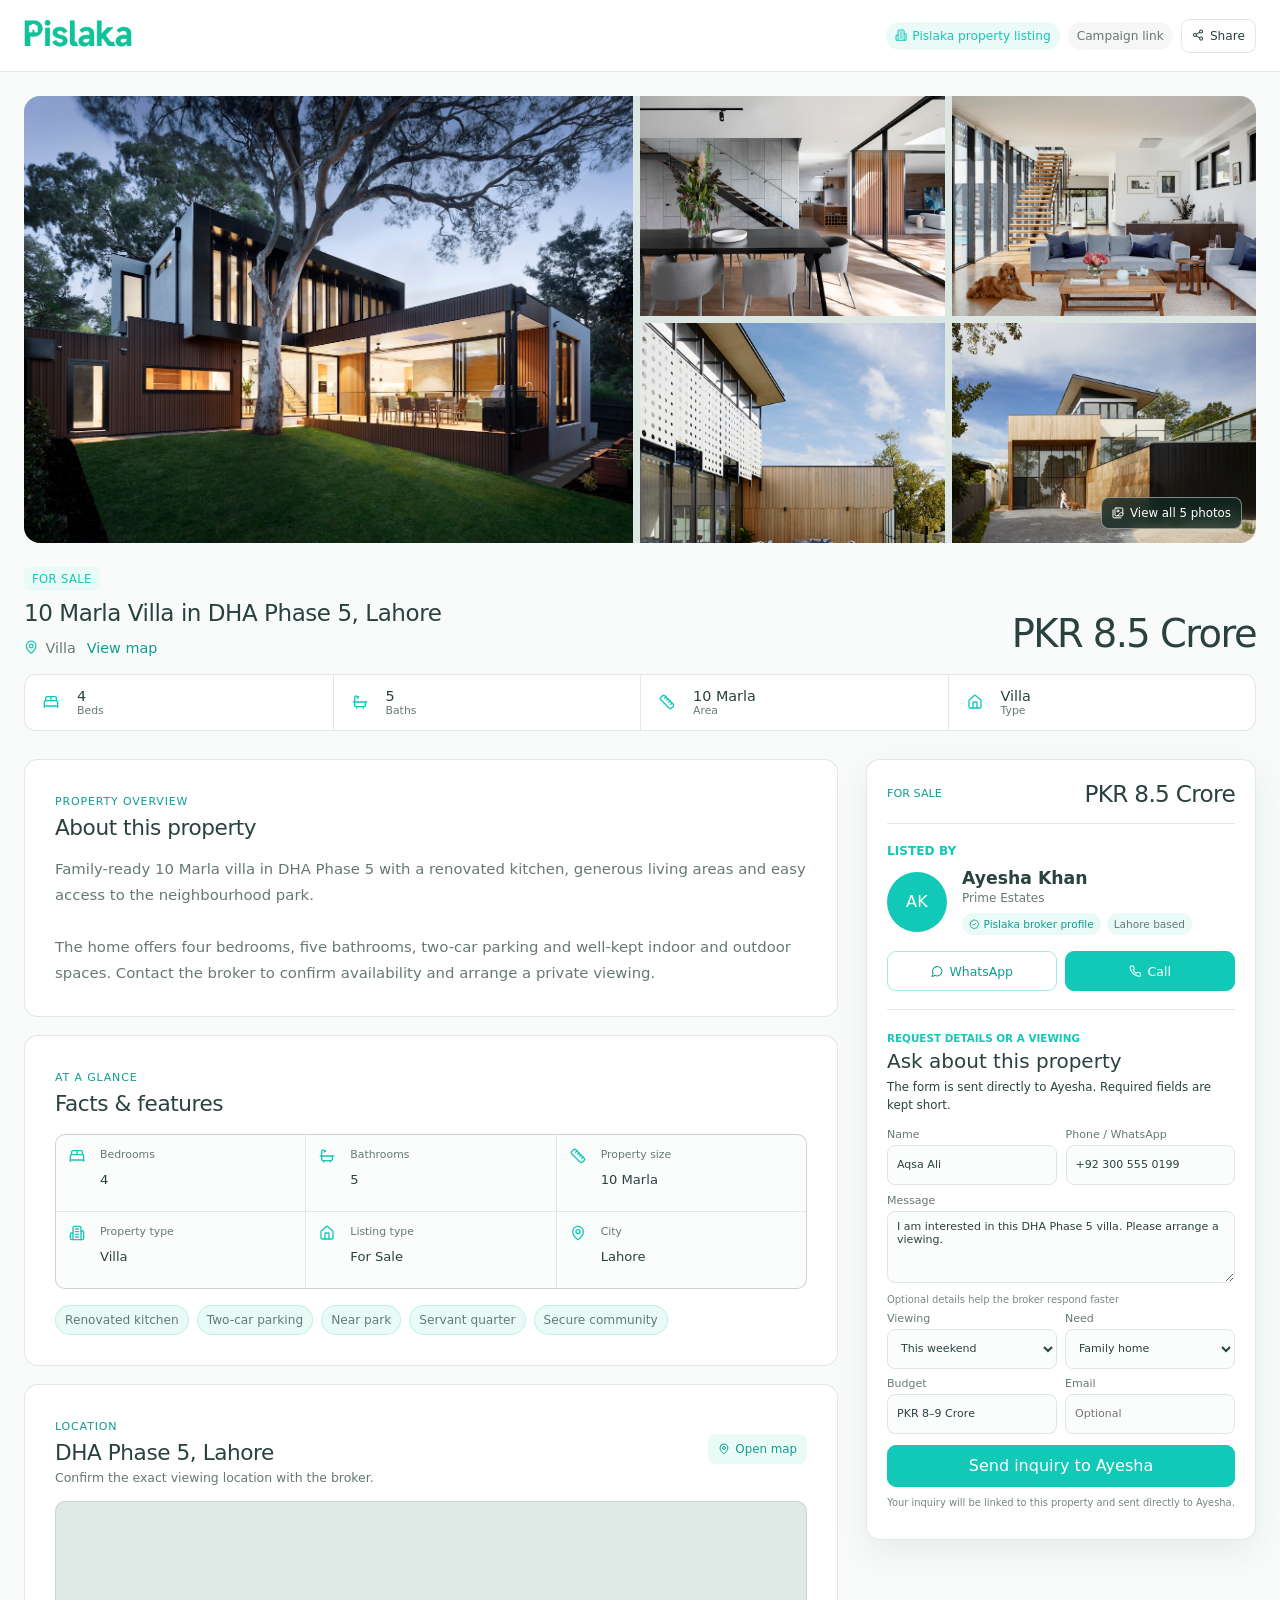
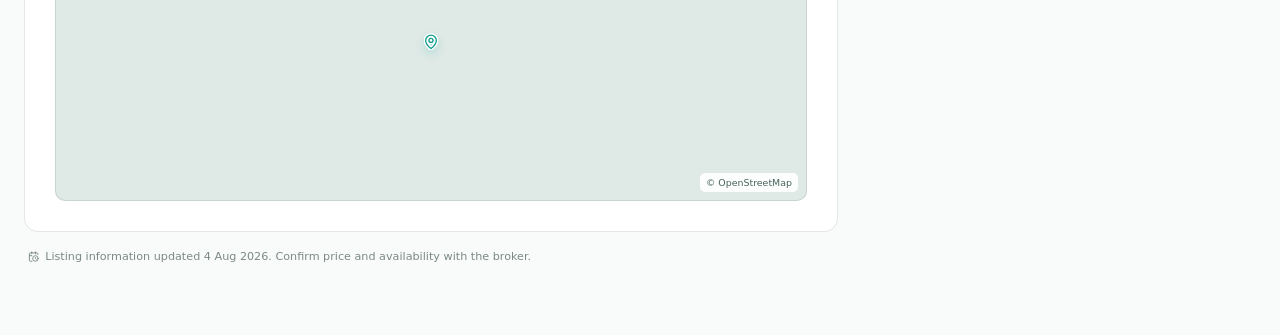
<file: public-listing.html>
<!doctype html>
<html lang="en">
  <head>
    <meta charset="UTF-8" />
    <meta name="viewport" content="width=device-width, initial-scale=1" />
    <title>10 Marla Villa in DHA Phase 5 · Pislaka</title>
    <link rel="icon" href="data:image/svg+xml,%3Csvg xmlns='http://www.w3.org/2000/svg' viewBox='0 0 32 32'%3E%3Crect width='32' height='32' rx='9' fill='%2312c8b6'/%3E%3Cpath d='M11 8h6.2c4.1 0 6.8 2.3 6.8 5.9 0 3.8-2.8 6.1-7 6.1h-1.8v4H11V8Zm4.2 3.6v4.8h1.7c1.8 0 2.8-.8 2.8-2.4 0-1.5-1-2.4-2.8-2.4h-1.7Z' fill='white'/%3E%3C/svg%3E" />
    <link rel="stylesheet" href="./public-listing.css" />
    <style>
      :root {
        --text: #29423f;
        --muted: #667975;
        --border: rgba(28, 57, 52, 0.12);
        --border-soft: rgba(28, 57, 52, 0.08);
        --primary: #12c8b6;
        --primary-hover: #0f9d91;
        --primary-light: #eafaf7;
        --background: #f8fbfa;
        --shadow: 0 12px 34px rgba(25, 55, 49, 0.08);
      }

      * { box-sizing: border-box; }
      html { scroll-behavior: smooth; }
      body { margin: 0; background: var(--background); font-family: ui-sans-serif, system-ui, -apple-system, BlinkMacSystemFont, "Segoe UI", sans-serif; }
      button, input, select, textarea { font: inherit; }
      button { cursor: pointer; }
      svg { width: 1em; height: 1em; fill: none; stroke: currentColor; stroke-linecap: round; stroke-linejoin: round; stroke-width: 2; }

      .public-gallery-item { display: block; }
      .public-gallery-item img { display: block; }
      .public-share-button svg, .public-page-trust svg, .public-key-facts svg, .public-facts-grid svg,
      .public-broker-card svg, .public-contact-actions svg, .public-mobile-contact-bar svg,
      .public-section-title-row svg, .public-listing-note svg { flex: 0 0 auto; }

      .public-static-map iframe { display: block; width: 100%; height: 100%; border: 0; filter: saturate(.72) contrast(.96); }
      .public-static-map-pin { pointer-events: none; }

      .lead-capture-form { display: grid; gap: 10px; margin-top: 16px; }
      .lead-capture-form label { display: grid; gap: 5px; color: var(--muted); font-size: .78rem; font-weight: 500; }
      .lead-capture-form input, .lead-capture-form select, .lead-capture-form textarea { width: 100%; min-height: 38px; padding: 8px 10px; color: var(--text); background: rgba(255,255,255,.82); border: 1px solid var(--border); border-radius: 8px; outline: 0; }
      .lead-capture-form input:focus, .lead-capture-form select:focus, .lead-capture-form textarea:focus { border-color: var(--primary); box-shadow: 0 0 0 3px var(--primary-light); }
      .lead-capture-form textarea { min-height: 86px; resize: vertical; }
      .lead-capture-grid { display: grid; grid-template-columns: repeat(2,minmax(0,1fr)); gap: 10px; }
      .primary-button { display: inline-flex; align-items: center; justify-content: center; width: 100%; min-height: 44px; padding: 0 14px; color: #fff; background: var(--primary); border: 1px solid var(--primary); border-radius: 9px; font-weight: 500; }
      .primary-button:hover { background: var(--primary-hover); border-color: var(--primary-hover); }
      .primary-button:disabled { cursor: default; opacity: .72; }
      .form-status { margin: 0; color: var(--muted); font-size: .72rem; line-height: 1.45; text-align: center; }
      .form-status.success { color: var(--primary-hover); font-weight: 500; }
      .lead-panel-eyebrow { display: inline-flex; margin-bottom: 8px; color: var(--primary); font-size: .76rem; font-weight: 550; text-transform: uppercase; }
      .public-feature-list { display: flex; flex-wrap: wrap; gap: 8px; margin-top: 14px; }
      .public-feature-list span { padding: 5px 8px; color: var(--muted); background: rgba(247,249,251,.88); border: 1px solid var(--border-soft); border-radius: 999px; font-size: .76rem; }

      .sidebar-broker-section { padding: 16px 0 1px; }
      .sidebar-broker-section .lead-panel-eyebrow { margin: 0 0 10px; }
      .public-lead-panel .sidebar-broker-card { grid-template-columns: 62px minmax(0,1fr); gap: 13px; margin: 0; }
      .public-lead-panel .sidebar-broker-card .public-broker-avatar { width: 60px; height: 60px; font-size: 1rem; }
      .public-lead-panel .sidebar-broker-card h2 { color: var(--text); font-size: 1.08rem; line-height: 1.2; }
      .public-lead-panel .sidebar-broker-card p { font-size: .75rem; }
      .public-lead-panel .sidebar-broker-card .public-broker-tags { margin-top: 8px; }

      .public-gallery-modal[hidden] { display: none; }
      .public-gallery-modal-stage img { max-width: min(1180px,calc(100vw - 120px)); max-height: calc(100vh - 100px); object-fit: contain; }

      @media (max-width: 820px) {
        .lead-capture-grid { grid-template-columns: 1fr; }
      }
    </style>
  </head>
  <body>
    <main class="public-listing-page public-listing-upgraded">
      <header class="public-page-header">
        <a class="public-page-brand" href="https://www.pislaka.com" rel="noreferrer" target="_blank"><img alt="Pislaka" src="./assets/logo.png" /></a>
        <div class="public-page-trust">
          <span><i data-lucide="building-2"></i> Pislaka property listing</span>
          <span id="channel-label">Campaign link</span>
          <button class="public-share-button" id="share-button" type="button"><i data-lucide="share-2"></i><span>Share</span></button>
        </div>
      </header>

      <div class="public-listing-container">
        <div class="public-gallery count-5" id="property-gallery">
          <button aria-label="Open property media 1 of 5" class="public-gallery-item item-1" type="button"><img alt="DHA Phase 5 villa exterior" src="./assets/photos/villa-exterior.jpg" /></button>
          <button aria-label="Open property media 2 of 5" class="public-gallery-item item-2" type="button"><img alt="Villa living room" src="./assets/photos/villa-living-room.jpg" /></button>
          <button aria-label="Open property media 3 of 5" class="public-gallery-item item-3" type="button"><img alt="Villa kitchen" src="./assets/photos/villa-kitchen.jpg" /></button>
          <button aria-label="Open property media 4 of 5" class="public-gallery-item item-4" type="button"><img alt="Villa bedroom" src="./assets/photos/villa-bedroom.jpg" /></button>
          <button aria-label="Open property media 5 of 5" class="public-gallery-item item-5" type="button"><img alt="Villa interior detail" src="./assets/photos/villa-detail.jpg" /></button>
          <button class="public-gallery-all" id="view-all" type="button"><i data-lucide="images"></i> View all 5 photos</button>
        </div>

        <section class="public-listing-intro">
          <div>
            <span class="public-listing-status">For sale</span>
            <h1>10 Marla Villa in DHA Phase 5, Lahore</h1>
            <p class="public-listing-address"><i data-lucide="map-pin"></i><span>Villa</span><a href="https://www.openstreetmap.org/?mlat=31.4697&amp;mlon=74.4098#map=16/31.4697/74.4098" rel="noreferrer" target="_blank">View map</a></p>
          </div>
          <strong class="public-listing-price">PKR 8.5 Crore</strong>
        </section>

        <div class="public-key-facts" aria-label="Property highlights">
          <span><i data-lucide="bed-double"></i><strong>4</strong><small>Beds</small></span>
          <span><i data-lucide="bath"></i><strong>5</strong><small>Baths</small></span>
          <span><i data-lucide="ruler"></i><strong>10 Marla</strong><small>Area</small></span>
          <span><i data-lucide="house"></i><strong>Villa</strong><small>Type</small></span>
        </div>

        <div class="public-listing-content-layout">
          <div class="public-listing-content">
            <section class="public-detail-section public-overview-section">
              <span class="public-section-kicker">Property overview</span>
              <h2>About this property</h2>
              <p>Family-ready 10 Marla villa in DHA Phase 5 with a renovated kitchen, generous living areas and easy access to the neighbourhood park.

The home offers four bedrooms, five bathrooms, two-car parking and well-kept indoor and outdoor spaces. Contact the broker to confirm availability and arrange a private viewing.</p>
            </section>

            <section class="public-detail-section">
              <span class="public-section-kicker">At a glance</span>
              <h2>Facts &amp; features</h2>
              <div class="public-facts-grid">
                <span><i data-lucide="bed-double"></i><small>Bedrooms</small><strong>4</strong></span>
                <span><i data-lucide="bath"></i><small>Bathrooms</small><strong>5</strong></span>
                <span><i data-lucide="ruler"></i><small>Property size</small><strong>10 Marla</strong></span>
                <span><i data-lucide="building-2"></i><small>Property type</small><strong>Villa</strong></span>
                <span><i data-lucide="house"></i><small>Listing type</small><strong>For sale</strong></span>
                <span><i data-lucide="map-pin"></i><small>City</small><strong>Lahore</strong></span>
              </div>
              <div class="public-feature-list upgraded"><span>Renovated kitchen</span><span>Two-car parking</span><span>Near park</span><span>Servant quarter</span><span>Secure community</span></div>
            </section>

            <section class="public-detail-section public-location-section">
              <span class="public-section-kicker">Location</span>
              <div class="public-section-title-row">
                <div><h2>DHA Phase 5, Lahore</h2><p>Confirm the exact viewing location with the broker.</p></div>
                <a href="https://www.openstreetmap.org/?mlat=31.4697&amp;mlon=74.4098#map=16/31.4697/74.4098" rel="noreferrer" target="_blank"><i data-lucide="map-pin"></i> Open map</a>
              </div>
              <div class="public-static-map">
                <iframe loading="lazy" title="Map of DHA Phase 5" src="https://www.openstreetmap.org/export/embed.html?bbox=74.3998%2C31.4597%2C74.4198%2C31.4797&amp;layer=mapnik&amp;marker=31.4697%2C74.4098"></iframe>
                <span class="public-static-map-pin"><i data-lucide="map-pin"></i></span>
                <a href="https://www.openstreetmap.org/copyright" rel="noreferrer" target="_blank">© OpenStreetMap</a>
              </div>
            </section>

            <p class="public-listing-note"><i data-lucide="calendar-clock"></i> Listing information updated 4 Aug 2026. Confirm price and availability with the broker.</p>
          </div>

          <aside class="public-lead-panel upgraded" id="inquiry">
            <div class="public-lead-price-row"><span>For sale</span><strong>PKR 8.5 Crore</strong></div>
            <section class="sidebar-broker-section" aria-label="Listing broker">
              <span class="lead-panel-eyebrow">Listed by</span>
              <div class="public-broker-card wide sidebar-broker-card">
                <span class="public-broker-avatar">AK</span>
                <div><h2>Ayesha Khan</h2><p>Prime Estates</p><div class="public-broker-tags"><span><i data-lucide="badge-check"></i> Pislaka broker profile</span><span>Lahore based</span></div></div>
              </div>
            </section>
            <div class="public-contact-actions"><a href="https://wa.me/923005550188" rel="noreferrer" target="_blank"><i data-lucide="message-circle"></i> WhatsApp</a><a href="tel:+923005550188"><i data-lucide="phone"></i> Call</a></div>
            <div class="public-inquiry-heading"><span class="lead-panel-eyebrow">Request details or a viewing</span><h2>Ask about this property</h2><p>The form is sent directly to Ayesha. Required fields are kept short.</p></div>
            <form class="lead-capture-form" id="lead-form">
              <div class="lead-capture-required-grid">
                <label><span>Name</span><input name="name" autocomplete="name" value="Aqsa Ali" required /></label>
                <label><span>Phone / WhatsApp</span><input name="phone" type="tel" autocomplete="tel" value="+92 300 555 0199" required /></label>
              </div>
              <label><span>Message</span><textarea name="message">I am interested in this DHA Phase 5 villa. Please arrange a viewing.</textarea></label>
              <span class="lead-form-optional-heading">Optional details help the broker respond faster</span>
              <div class="lead-capture-grid">
                <label><span>Viewing</span><select name="viewing"><option>This weekend</option><option>Tomorrow</option><option>Next week</option></select></label>
                <label><span>Need</span><select name="need"><option>Family home</option><option>Investment</option><option>Buying for self</option></select></label>
                <label><span>Budget</span><input name="budget" value="PKR 8–9 Crore" /></label>
                <label><span>Email</span><input name="email" type="email" placeholder="Optional" /></label>
              </div>
              <button class="primary-button" type="submit">Send inquiry to Ayesha</button>
              <small class="lead-form-trust">Your inquiry will be linked to this property and sent directly to Ayesha.</small>
              <p class="form-status" id="form-status" aria-live="polite"></p>
            </form>
          </aside>
        </div>
      </div>

      <nav aria-label="Contact broker" class="public-mobile-contact-bar"><a href="https://wa.me/923005550188" rel="noreferrer" target="_blank"><i data-lucide="message-circle"></i> WhatsApp</a><a href="tel:+923005550188"><i data-lucide="phone"></i> Call</a><a class="primary" href="#inquiry">Send inquiry</a></nav>
    </main>

    <div class="public-gallery-modal" id="gallery-modal" role="dialog" aria-modal="true" aria-label="Property photo gallery" hidden>
      <header><span id="gallery-position">1 / 5</span><button aria-label="Close gallery" id="gallery-close" type="button"><i data-lucide="x"></i></button></header>
      <div class="public-gallery-modal-stage"><button aria-label="Previous photo" class="previous" id="gallery-previous" type="button"><i data-lucide="chevron-left"></i></button><img alt="Property gallery preview" id="gallery-image" /><button aria-label="Next photo" class="next" id="gallery-next" type="button"><i data-lucide="chevron-right"></i></button></div>
    </div>

    <script src="./assets/lucide.min.js"></script>
    <script>
      if (window.lucide) window.lucide.createIcons();

      const params = new URLSearchParams(location.search);
      const campaign = params.get("campaign") || "dha5-demo";
      const channel = params.get("channel") || "Campaign";
      document.getElementById("channel-label").textContent = `${channel} link`;

      const galleryButtons = Array.from(document.querySelectorAll(".public-gallery-item"));
      const galleryUrls = galleryButtons.map((button) => button.querySelector("img").src);
      const modal = document.getElementById("gallery-modal");
      const modalImage = document.getElementById("gallery-image");
      const modalPosition = document.getElementById("gallery-position");
      let activeIndex = 0;

      function showGallery(index) {
        activeIndex = (index + galleryUrls.length) % galleryUrls.length;
        modalImage.src = galleryUrls[activeIndex];
        modalPosition.textContent = `${activeIndex + 1} / ${galleryUrls.length}`;
        modal.hidden = false;
        document.body.style.overflow = "hidden";
      }

      function closeGallery() { modal.hidden = true; document.body.style.overflow = ""; }
      galleryButtons.forEach((button, index) => button.addEventListener("click", () => showGallery(index)));
      document.getElementById("view-all").addEventListener("click", () => showGallery(0));
      document.getElementById("gallery-close").addEventListener("click", closeGallery);
      document.getElementById("gallery-previous").addEventListener("click", () => showGallery(activeIndex - 1));
      document.getElementById("gallery-next").addEventListener("click", () => showGallery(activeIndex + 1));
      document.addEventListener("keydown", (event) => { if (modal.hidden) return; if (event.key === "Escape") closeGallery(); if (event.key === "ArrowLeft") showGallery(activeIndex - 1); if (event.key === "ArrowRight") showGallery(activeIndex + 1); });

      document.getElementById("share-button").addEventListener("click", async (event) => {
        const button = event.currentTarget;
        try { await navigator.clipboard.writeText(location.href); button.querySelector("span").textContent = "Link copied"; }
        catch { button.querySelector("span").textContent = "Copy link"; }
      });

      document.getElementById("lead-form").addEventListener("submit", (event) => {
        event.preventDefault();
        const form = event.currentTarget;
        const data = new FormData(form);
        const payload = { eventId: `lead-${Date.now()}`, type: "pislaka-demo-lead", name: data.get("name"), phone: data.get("phone"), listing: "10 Marla Villa · DHA Phase 5", campaign, channel, createdAt: new Date().toISOString() };
        try { localStorage.setItem("pislaka-demo-lead", JSON.stringify(payload)); } catch {}
        try { if ("BroadcastChannel" in window) { const bus = new BroadcastChannel("pislaka-demo-events"); bus.postMessage(payload); bus.close(); } } catch {}
        try { if (window.opener && !window.opener.closed) window.opener.postMessage(payload, "*"); } catch {}
        const submit = form.querySelector("button[type=submit]");
        submit.disabled = true;
        submit.innerHTML = '<svg viewBox="0 0 24 24"><path d="m6 12 4 4 8-9"/></svg> Sent';
        const status = document.getElementById("form-status");
        status.className = "form-status success";
        status.textContent = "Inquiry sent. Ayesha has received a new Lead notification.";
      });
    </script>
  </body>
</html>
</file>
<file: public-listing.css>
/* Upgraded broker-branded public listing page */
.public-listing-page.public-listing-upgraded {
  --public-ink: var(--text);
  --public-muted: var(--muted);
  --public-line: var(--border);
  --public-green: var(--primary);
  --public-green-hover: var(--primary-hover);
  --public-soft: var(--primary-light);
  min-height: 100vh;
  padding: 0 0 72px;
  color: var(--public-ink);
  background: var(--background);
  font-weight: 300;
}

.public-page-header {
  display: flex;
  gap: 24px;
  align-items: center;
  justify-content: space-between;
  min-height: 72px;
  padding: 14px max(24px, calc((100vw - 1320px) / 2));
  background: rgba(255, 255, 255, 0.94);
  border-bottom: 1px solid var(--public-line);
  backdrop-filter: blur(16px);
}

.public-page-brand {
  display: flex;
  align-items: center;
}

.public-page-brand img {
  width: 108px;
  height: auto;
}

.public-page-trust {
  display: flex;
  gap: 8px;
  align-items: center;
  color: var(--public-muted);
  font-size: 0.76rem;
}

.public-page-trust > span {
  display: inline-flex;
  gap: 5px;
  align-items: center;
  padding: 7px 9px;
  background: rgba(15, 23, 42, 0.035);
  border-radius: 999px;
}

.public-page-trust > span:first-child {
  color: var(--public-green);
  background: var(--public-soft);
}

.public-share-button {
  display: inline-flex;
  gap: 6px;
  align-items: center;
  min-height: 34px;
  padding: 7px 10px;
  color: var(--public-ink);
  font: inherit;
  font-weight: 400;
  cursor: pointer;
  background: #fff;
  border: 1px solid var(--public-line);
  border-radius: 9px;
}

.public-listing-container {
  width: min(1320px, calc(100% - 48px));
  margin: 0 auto;
}

.public-listing-container > .public-gallery {
  margin-top: 24px;
}

.public-listing-intro {
  display: grid;
  grid-template-columns: minmax(0, 1fr) auto;
  gap: 36px;
  align-items: end;
  padding: 24px 0 18px;
}

.public-listing-status {
  display: inline-flex;
  margin-bottom: 9px;
  padding: 5px 8px;
  color: var(--public-green);
  background: var(--public-soft);
  border-radius: 6px;
  font-size: 0.72rem;
  font-weight: 500;
  letter-spacing: 0.035em;
  text-transform: uppercase;
}

.public-listing-intro h1 {
  max-width: 920px;
  margin: 0;
  color: var(--public-ink);
  font-size: clamp(1.25rem, 1.8vw, 1.65rem);
  font-weight: 400;
  letter-spacing: -0.02em;
  line-height: 1.2;
}

.public-listing-address {
  display: flex;
  gap: 7px;
  align-items: center;
  margin: 12px 0 0;
  color: var(--public-muted);
  font-size: 0.9rem;
}

.public-listing-address svg { color: var(--public-green); }
.public-listing-address a { margin-left: 4px; color: var(--public-green-hover); font-weight: 400; text-decoration: none; }

.public-listing-price {
  color: var(--public-ink);
  font-size: clamp(1.65rem, 3vw, 2.45rem);
  font-weight: 500;
  letter-spacing: -0.04em;
  white-space: nowrap;
}

.public-key-facts {
  display: grid;
  grid-template-columns: repeat(4, minmax(0, 1fr));
  margin-bottom: 20px;
  background: #fff;
  border: 1px solid var(--public-line);
  border-radius: 12px;
}

.public-key-facts > span {
  display: grid;
  grid-template-columns: 26px auto;
  grid-template-rows: auto auto;
  column-gap: 8px;
  align-items: center;
  padding: 13px 18px;
}

.public-key-facts > span + span { border-left: 1px solid var(--public-line); }
.public-key-facts svg { grid-row: 1 / 3; color: var(--public-green); }
.public-key-facts strong { color: var(--public-ink); font-size: 0.9rem; font-weight: 500; text-transform: capitalize; }
.public-key-facts small { color: var(--public-muted); font-size: 0.68rem; }

.public-gallery {
  position: relative;
  display: grid;
  grid-template-columns: 2fr 1fr 1fr;
  grid-template-rows: repeat(2, 220px);
  gap: 7px;
  overflow: hidden;
  background: #dce6e3;
  border-radius: 16px;
}

.public-gallery.single { grid-template-columns: 1fr; grid-template-rows: min(62vw, 620px); }
.public-gallery-item { position: relative; min-width: 0; padding: 0; overflow: hidden; cursor: pointer; background: #dce6e3; border: 0; }
.public-gallery-item.item-1 { grid-row: 1 / 3; }
.public-gallery.count-4 .public-gallery-item.item-4 { grid-column: 2 / 4; }
.public-gallery.count-3 .public-gallery-item.item-2,
.public-gallery.count-3 .public-gallery-item.item-3 { grid-column: 2 / 4; }
.public-gallery.count-2 .public-gallery-item.item-2 { grid-column: 2 / 4; grid-row: 1 / 3; }
.public-gallery-item img,
.public-gallery-item video { width: 100%; height: 100%; object-fit: cover; transition: transform 0.24s ease; }
.public-gallery-item:hover img,
.public-gallery-item:hover video { transform: scale(1.018); }
.public-gallery-count,
.public-gallery-all {
  display: inline-flex;
  gap: 6px;
  align-items: center;
  padding: 8px 10px;
  color: #fff;
  font-size: 0.74rem;
  font-weight: 500;
  background: rgba(16, 39, 35, 0.78);
  border: 1px solid rgba(255, 255, 255, 0.45);
  border-radius: 8px;
  backdrop-filter: blur(7px);
}
.public-gallery-count { position: absolute; right: 12px; bottom: 12px; }
.public-gallery-all { position: absolute; right: 14px; bottom: 14px; z-index: 2; cursor: pointer; }

.public-gallery-empty {
  display: grid;
  min-height: 360px;
  place-content: center;
  justify-items: center;
  gap: 8px;
  color: var(--public-muted);
  background: linear-gradient(145deg, #eaf2f0, #f7faf9);
  border: 1px solid var(--public-line);
  border-radius: 16px;
}

.public-gallery-modal {
  position: fixed;
  z-index: 1500;
  inset: 0;
  display: grid;
  grid-template-rows: auto minmax(0, 1fr);
  padding: 18px;
  color: #fff;
  background: rgba(6, 16, 14, 0.96);
}
.public-gallery-modal header { display: flex; align-items: center; justify-content: space-between; padding: 0 0 14px; }
.public-gallery-modal header span { font-size: 0.8rem; font-weight: 500; }
.public-gallery-modal button { display: grid; width: 42px; height: 42px; padding: 0; place-items: center; color: #fff; cursor: pointer; background: rgba(255,255,255,0.1); border: 1px solid rgba(255,255,255,0.18); border-radius: 50%; }
.public-gallery-modal-stage { position: relative; display: grid; min-height: 0; place-items: center; }
.public-gallery-modal-stage img,
.public-gallery-modal-stage video { max-width: min(1180px, calc(100vw - 120px)); max-height: calc(100vh - 100px); object-fit: contain; }
.public-gallery-modal-stage > button { position: absolute; z-index: 2; top: 50%; transform: translateY(-50%); }
.public-gallery-modal-stage > button.previous { left: 8px; }
.public-gallery-modal-stage > button.next { right: 8px; }

.public-listing-content-layout {
  display: grid;
  grid-template-columns: minmax(0, 1fr) 390px;
  gap: 28px;
  align-items: start;
  margin-top: 28px;
}

.public-listing-content { display: grid; gap: 18px; }
.public-detail-section { padding: clamp(20px, 3vw, 30px); background: #fff; border: 1px solid var(--public-line); border-radius: 14px; }
.public-section-kicker { color: var(--public-green-hover); font-size: 0.69rem; font-weight: 500; letter-spacing: 0.075em; text-transform: uppercase; }
.public-detail-section h2 { margin: 6px 0 0; color: var(--public-ink); font-size: 1.35rem; font-weight: 500; letter-spacing: -0.02em; }
.public-overview-section > p { margin: 16px 0 0; color: var(--public-muted); font-size: 0.93rem; line-height: 1.75; white-space: pre-line; }

.public-facts-grid { display: grid; grid-template-columns: repeat(3, minmax(0, 1fr)); gap: 1px; margin-top: 18px; overflow: hidden; background: var(--public-line); border: 1px solid var(--public-line); border-radius: 10px; }
.public-facts-grid > span { display: grid; grid-template-columns: 24px minmax(0, 1fr); grid-template-rows: auto auto; column-gap: 7px; min-height: 76px; padding: 13px; background: #fbfdfc; }
.public-facts-grid svg { grid-row: 1 / 3; color: var(--public-green); }
.public-facts-grid small { color: var(--public-muted); font-size: 0.68rem; }
.public-facts-grid strong { color: var(--public-ink); font-size: 0.82rem; font-weight: 500; text-transform: capitalize; }
.public-feature-list.upgraded { margin-top: 16px; }
.public-feature-list.upgraded span { padding: 7px 9px; color: var(--public-muted); background: var(--public-soft); border-color: rgba(18, 200, 182, 0.2); }

.public-section-title-row { display: flex; gap: 16px; align-items: flex-start; justify-content: space-between; }
.public-section-title-row p { margin: 5px 0 0; color: var(--public-muted); font-size: 0.78rem; }
.public-section-title-row > a { display: inline-flex; gap: 6px; align-items: center; flex: 0 0 auto; padding: 8px 10px; color: var(--public-green-hover); font-size: 0.74rem; font-weight: 400; text-decoration: none; background: var(--public-soft); border-radius: 8px; }
.public-static-map {
  position: relative;
  height: 300px;
  margin-top: 16px;
  overflow: hidden;
  background: #dfe9e6;
  border: 1px solid var(--public-line);
  border-radius: 10px;
}
.public-static-map > img { position: absolute; width: 256px; height: 256px; max-width: none; user-select: none; }
.public-static-map-pin { position: absolute; z-index: 2; top: 50%; left: 50%; display: grid; width: 42px; height: 42px; place-items: center; color: var(--public-green-hover); filter: drop-shadow(1px 0 0 #fff) drop-shadow(-1px 0 0 #fff) drop-shadow(0 1px 0 #fff) drop-shadow(0 -1px 0 #fff) drop-shadow(0 4px 4px rgba(15, 180, 164, 0.2)); transform: translate(-50%, -72%); }
.public-static-map > a { position: absolute; z-index: 3; right: 8px; bottom: 8px; padding: 4px 6px; color: #47615c; font-size: 0.59rem; text-decoration: none; background: rgba(255,255,255,0.9); border-radius: 5px; }

.public-broker-card { display: grid; align-items: center; }
.public-broker-avatar { display: grid; flex: 0 0 auto; place-items: center; color: #fff; background: var(--public-green); border-radius: 50%; font-weight: 500; letter-spacing: 0.02em; }
.public-broker-card.wide { grid-template-columns: 72px minmax(0, 1fr) auto; gap: 15px; margin-top: 16px; }
.public-broker-card.wide .public-broker-avatar { width: 68px; height: 68px; font-size: 1.15rem; }
.public-broker-card.wide h2 { margin: 0; }
.public-broker-card.wide p { margin: 3px 0 0; color: var(--public-muted); font-size: 0.82rem; }
.public-broker-card.wide > a { display: inline-flex; gap: 6px; align-items: center; padding: 9px 11px; color: var(--public-green-hover); font-size: 0.76rem; font-weight: 400; text-decoration: none; border: 1px solid rgba(18, 200, 182, 0.3); border-radius: 9px; }
.public-broker-tags { display: flex; flex-wrap: wrap; gap: 6px; margin-top: 9px; }
.public-broker-tags span { display: inline-flex; gap: 4px; align-items: center; padding: 5px 7px; color: var(--public-muted); background: var(--public-soft); border-radius: 999px; font-size: 0.66rem; font-weight: 400; }
.public-broker-tags span:first-child { color: var(--public-green-hover); }

.public-listing-note { display: flex; gap: 6px; align-items: center; margin: 0 4px; color: #7c8986; font-size: 0.7rem; }

.public-lead-panel.upgraded {
  position: sticky;
  top: 18px;
  padding: 20px;
  overflow: visible;
  background: #fff;
  border: 1px solid var(--public-line);
  border-radius: 14px;
  box-shadow: var(--shadow);
}
.public-lead-price-row { display: flex; gap: 10px; align-items: center; justify-content: space-between; padding-bottom: 16px; border-bottom: 1px solid var(--public-line); }
.public-lead-price-row span { color: var(--public-green-hover); font-size: 0.7rem; font-weight: 500; text-transform: uppercase; }
.public-lead-price-row strong { font-size: 1.45rem; font-weight: 500; letter-spacing: -0.03em; }
.public-broker-card.compact { grid-template-columns: 52px minmax(0, 1fr) 20px; gap: 10px; margin-top: 16px; }
.public-broker-card.compact .public-broker-avatar { width: 50px; height: 50px; font-size: 0.82rem; }
.public-broker-card.compact > div { display: grid; gap: 1px; min-width: 0; }
.public-broker-card.compact small { color: var(--public-muted); font-size: 0.63rem; }
.public-broker-card.compact strong,
.public-broker-card.compact span { overflow: hidden; text-overflow: ellipsis; white-space: nowrap; }
.public-broker-card.compact strong { font-size: 0.85rem; font-weight: 500; }
.public-broker-card.compact span { color: var(--public-muted); font-size: 0.68rem; }
.public-broker-card.compact > svg { color: var(--public-green); }
.public-broker-tags.sidebar-tags { margin: 10px 0 0; }

.public-contact-actions { display: grid; grid-template-columns: 1fr 1fr; gap: 8px; margin: 15px 0 18px; }
.public-contact-actions a { display: inline-flex; gap: 6px; align-items: center; justify-content: center; min-height: 40px; color: var(--public-green-hover); font-size: 0.78rem; font-weight: 400; text-decoration: none; background: #fff; border: 1px solid rgba(18, 200, 182, 0.38); border-radius: 9px; }
.public-contact-actions a:last-child { color: #fff; background: var(--public-green); border-color: var(--public-green); }
.public-inquiry-heading { padding-top: 17px; border-top: 1px solid var(--public-line); }
.public-inquiry-heading .lead-panel-eyebrow { margin-bottom: 5px; font-size: 0.65rem; }
.public-inquiry-heading h2 { margin: 0; font-size: 1.25rem; font-weight: 500; }
.public-inquiry-heading p { margin: 6px 0 0; font-size: 0.74rem; line-height: 1.45; }

.public-lead-panel.upgraded .lead-capture-form { gap: 9px; margin-top: 14px; }
.lead-capture-required-grid { display: grid; grid-template-columns: 1fr 1fr; gap: 9px; }
.public-lead-panel.upgraded .lead-capture-form label { gap: 4px; font-size: 0.69rem; }
.public-lead-panel.upgraded .lead-capture-form input,
.public-lead-panel.upgraded .lead-capture-form select,
.public-lead-panel.upgraded .lead-capture-form textarea { min-height: 40px; padding: 8px 9px; background: #fbfdfc; border-color: #dce6e3; }
.public-lead-panel.upgraded .lead-capture-form textarea { min-height: 72px; }
.public-lead-panel.upgraded .lead-capture-grid { gap: 8px; }
.lead-form-optional-heading { margin: 2px 0 -2px; color: #7b8986; font-size: 0.62rem; }
.lead-form-trust { color: #758581; font-size: 0.62rem; line-height: 1.4; text-align: center; }
.public-lead-panel.upgraded .lead-capture-form .primary-button { min-height: 42px; margin-top: 2px; font-weight: 400; background: var(--public-green); border-color: var(--public-green); }
.public-lead-panel.upgraded .lead-capture-form .primary-button:hover:not(:disabled) { background: var(--public-green-hover); border-color: var(--public-green-hover); }

.public-mobile-contact-bar { display: none; }

@media (max-width: 1040px) {
  .public-gallery { grid-template-rows: repeat(2, 180px); }
  .public-listing-content-layout { grid-template-columns: minmax(0, 1fr) 340px; gap: 18px; }
  .public-facts-grid { grid-template-columns: repeat(2, minmax(0, 1fr)); }
  .public-lead-panel.upgraded .lead-capture-grid,
  .lead-capture-required-grid { grid-template-columns: 1fr; }
}

@media (max-width: 820px) {
  .public-listing-page.public-listing-upgraded { padding-bottom: 88px; }
  .public-page-header { min-height: 62px; padding: 11px 18px; }
  .public-page-trust > span:nth-child(2) { display: none; }
  .public-listing-container { width: min(100% - 28px, 720px); }
  .public-listing-container > .public-gallery { margin-top: 14px; }
  .public-listing-intro { grid-template-columns: 1fr; gap: 10px; padding-top: 18px; }
  .public-listing-price { grid-row: 1; }
  .public-key-facts { grid-template-columns: repeat(2, minmax(0, 1fr)); }
  .public-key-facts > span:nth-child(3) { border-left: 0; border-top: 1px solid var(--public-line); }
  .public-key-facts > span:nth-child(4) { border-top: 1px solid var(--public-line); }
  .public-gallery { grid-template-columns: 2fr 1fr; grid-template-rows: repeat(2, 170px); }
  .public-gallery-item.item-4,
  .public-gallery-item.item-5 { display: none; }
  .public-gallery-count { display: inline-flex; }
  .public-listing-content-layout { grid-template-columns: 1fr; }
  .public-lead-panel.upgraded { position: static; }
  .public-broker-card.wide { grid-template-columns: 58px minmax(0, 1fr); }
  .public-broker-card.wide .public-broker-avatar { width: 56px; height: 56px; }
  .public-broker-card.wide > a { grid-column: 1 / -1; justify-content: center; }
  .public-mobile-contact-bar {
    position: fixed;
    z-index: 900;
    right: 0;
    bottom: 0;
    left: 0;
    display: grid;
    grid-template-columns: auto auto minmax(120px, 1fr);
    gap: 7px;
    padding: 9px 14px max(9px, env(safe-area-inset-bottom));
    background: rgba(255, 255, 255, 0.96);
    border-top: 1px solid var(--public-line);
    box-shadow: 0 -12px 30px rgba(20, 50, 44, 0.1);
    backdrop-filter: blur(14px);
  }
  .public-mobile-contact-bar a { display: inline-flex; gap: 5px; align-items: center; justify-content: center; min-height: 42px; padding: 8px 10px; color: var(--public-green-hover); font-size: 0.72rem; font-weight: 400; text-decoration: none; border: 1px solid rgba(18, 200, 182, 0.32); border-radius: 9px; }
  .public-mobile-contact-bar a.primary { color: #fff; background: var(--public-green); border-color: var(--public-green); }
}

@media (max-width: 560px) {
  .public-page-brand img { width: 94px; }
  .public-page-trust > span { display: none; }
  .public-share-button span { display: none; }
  .public-share-button { width: 36px; padding: 0; justify-content: center; }
  .public-listing-intro h1 { font-size: 1.2rem; }
  .public-listing-address { align-items: flex-start; font-size: 0.8rem; }
  .public-listing-price { font-size: 1.65rem; }
  .public-key-facts > span { padding: 11px 12px; }
  .public-gallery { grid-template-columns: 1fr; grid-template-rows: 64vw; }
  .public-gallery-item.item-1 { grid-row: auto; }
  .public-gallery-item:not(.item-1) { display: none; }
  .public-gallery-all { display: inline-flex; }
  .public-detail-section { padding: 19px 17px; }
  .public-facts-grid { grid-template-columns: 1fr 1fr; }
  .public-facts-grid > span { min-height: 72px; padding: 10px; }
  .public-static-map { height: 240px; }
  .public-contact-actions { grid-template-columns: 1fr 1fr; }
  .public-lead-panel.upgraded { padding: 17px; }
  .public-lead-panel.upgraded .lead-capture-grid,
  .lead-capture-required-grid { grid-template-columns: 1fr; }
  .public-gallery-modal { padding: 10px; }
  .public-gallery-modal-stage img,
  .public-gallery-modal-stage video { max-width: calc(100vw - 20px); }
  .public-gallery-modal-stage > button { top: auto; bottom: 10px; transform: none; }
}
</file>
